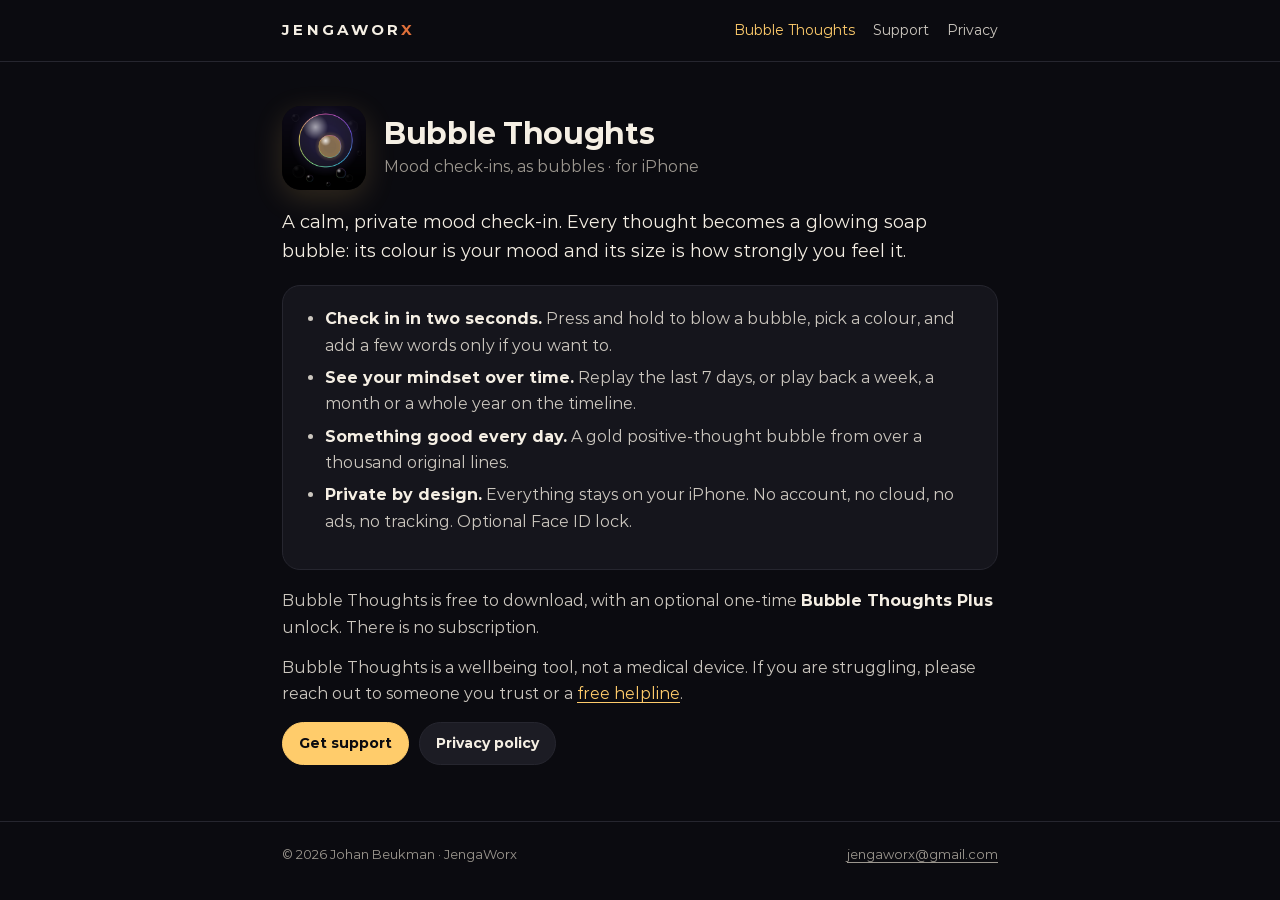
<file: index.html>
<!DOCTYPE html>
<html lang="en">
<head>
  <meta charset="utf-8">
  <meta name="viewport" content="width=device-width, initial-scale=1">
  <title>Bubble Thoughts · JengaWorx</title>
  <meta name="description" content="Bubble Thoughts is a calm, private mood check-in for iPhone. Every thought becomes a glowing soap bubble.">
  <link rel="icon" href="assets/favicon.png">
  <link rel="apple-touch-icon" href="assets/apple-touch-icon.png">
  <link rel="stylesheet" href="assets/styles.css">
</head>
<body>
  <header class="site-header">
    <div class="wrap">
      <a class="wordmark" href="./">JENGAWOR<span class="x">X</span></a>
      <nav class="nav" aria-label="Main">
        <a href="./" aria-current="page">Bubble Thoughts</a>
        <a href="support/">Support</a>
        <a href="privacy/">Privacy</a>
      </nav>
    </div>
  </header>

  <main>
    <div class="wrap">
      <div class="app-head">
        <img src="assets/bubble-thoughts-icon.png" alt="Bubble Thoughts app icon">
        <div>
          <h1>Bubble Thoughts</h1>
          <p>Mood check-ins, as bubbles &middot; for iPhone</p>
        </div>
      </div>

      <p class="lead">A calm, private mood check-in. Every thought becomes a glowing soap bubble: its colour is your mood and its size is how strongly you feel it.</p>

      <div class="card">
        <ul>
          <li><strong>Check in in two seconds.</strong> Press and hold to blow a bubble, pick a colour, and add a few words only if you want to.</li>
          <li><strong>See your mindset over time.</strong> Replay the last 7 days, or play back a week, a month or a whole year on the timeline.</li>
          <li><strong>Something good every day.</strong> A gold positive-thought bubble from over a thousand original lines.</li>
          <li><strong>Private by design.</strong> Everything stays on your iPhone. No account, no cloud, no ads, no tracking. Optional Face ID lock.</li>
        </ul>
      </div>

      <p>Bubble Thoughts is free to download, with an optional one-time <strong>Bubble Thoughts Plus</strong> unlock. There is no subscription.</p>
      <p>Bubble Thoughts is a wellbeing tool, not a medical device. If you are struggling, please reach out to someone you trust or a <a href="support/#need-to-talk">free helpline</a>.</p>

      <div class="links">
        <a class="button primary" href="support/">Get support</a>
        <a class="button" href="privacy/">Privacy policy</a>
      </div>
    </div>
  </main>

  <footer class="site-footer">
    <div class="wrap">
      <span>&copy; 2026 Johan Beukman &middot; JengaWorx</span>
      <a href="mailto:jengaworx@gmail.com">jengaworx@gmail.com</a>
    </div>
  </footer>
</body>
</html>
</file>
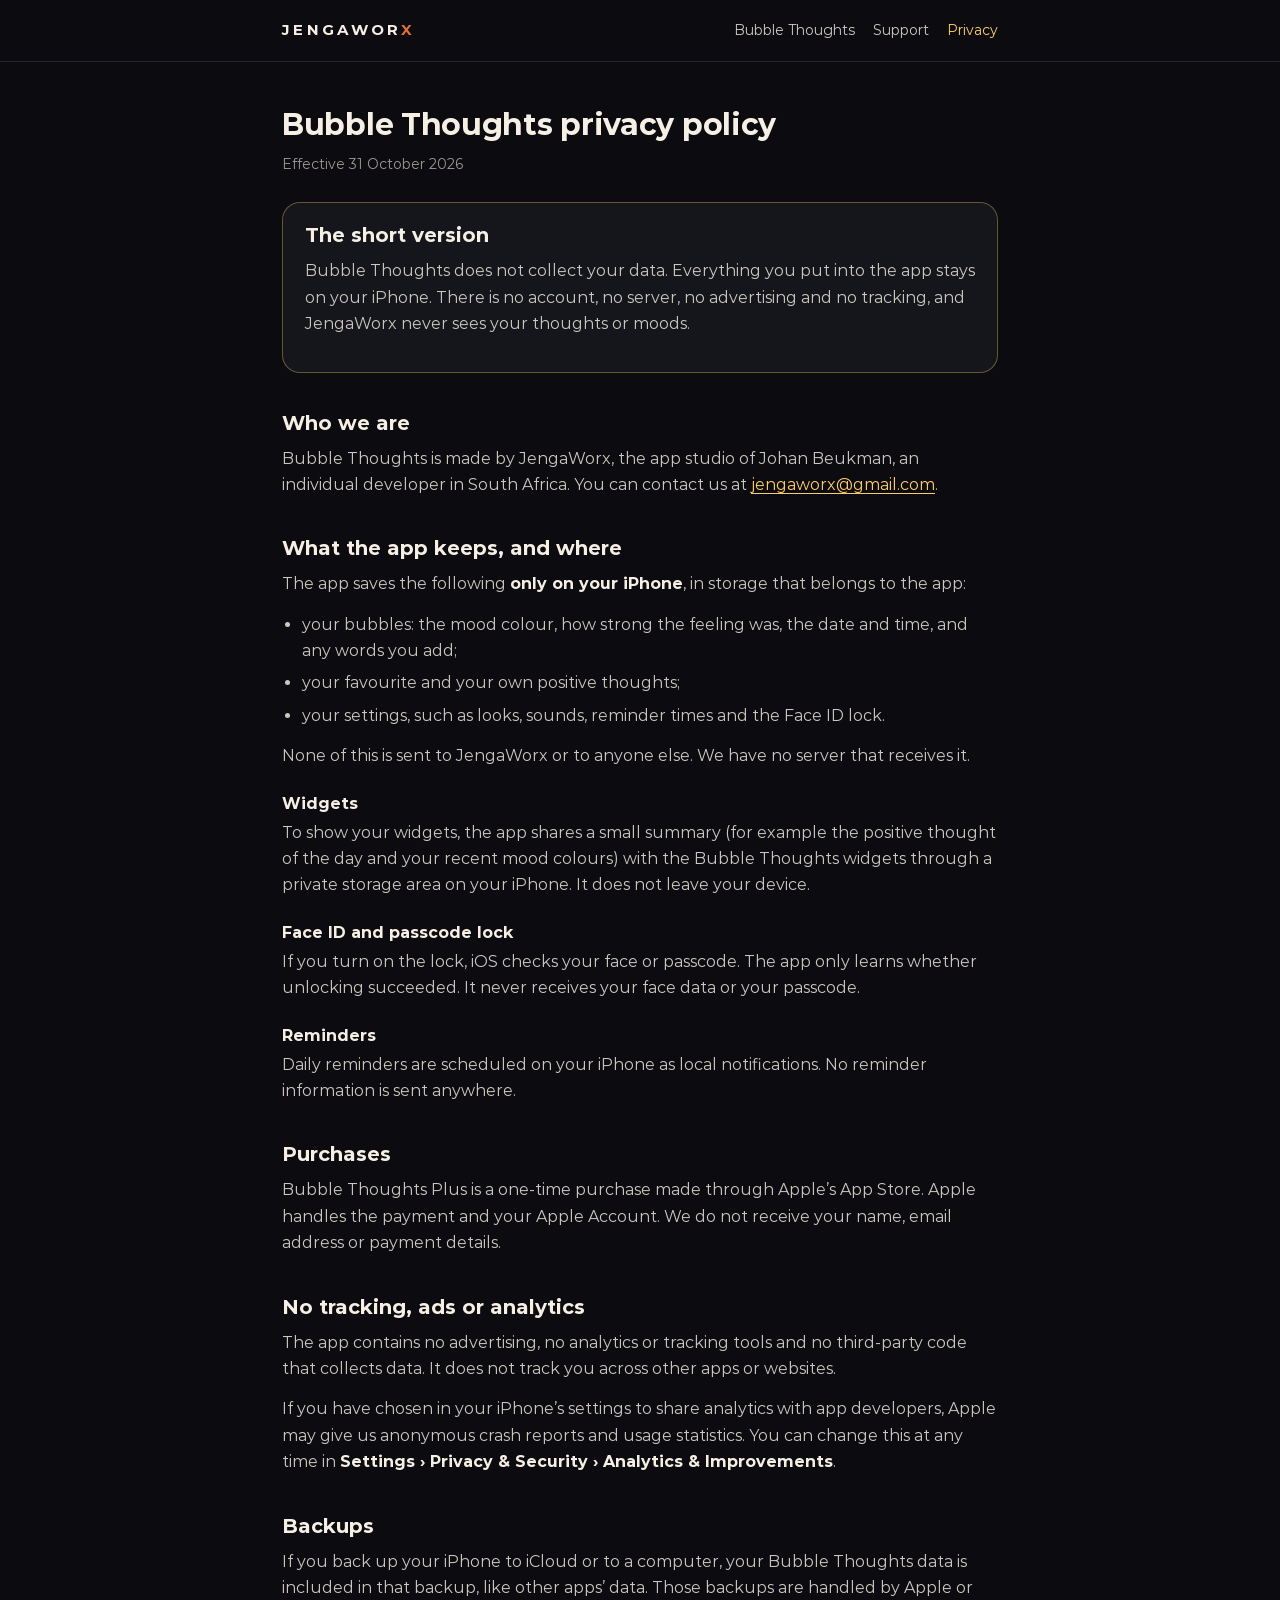
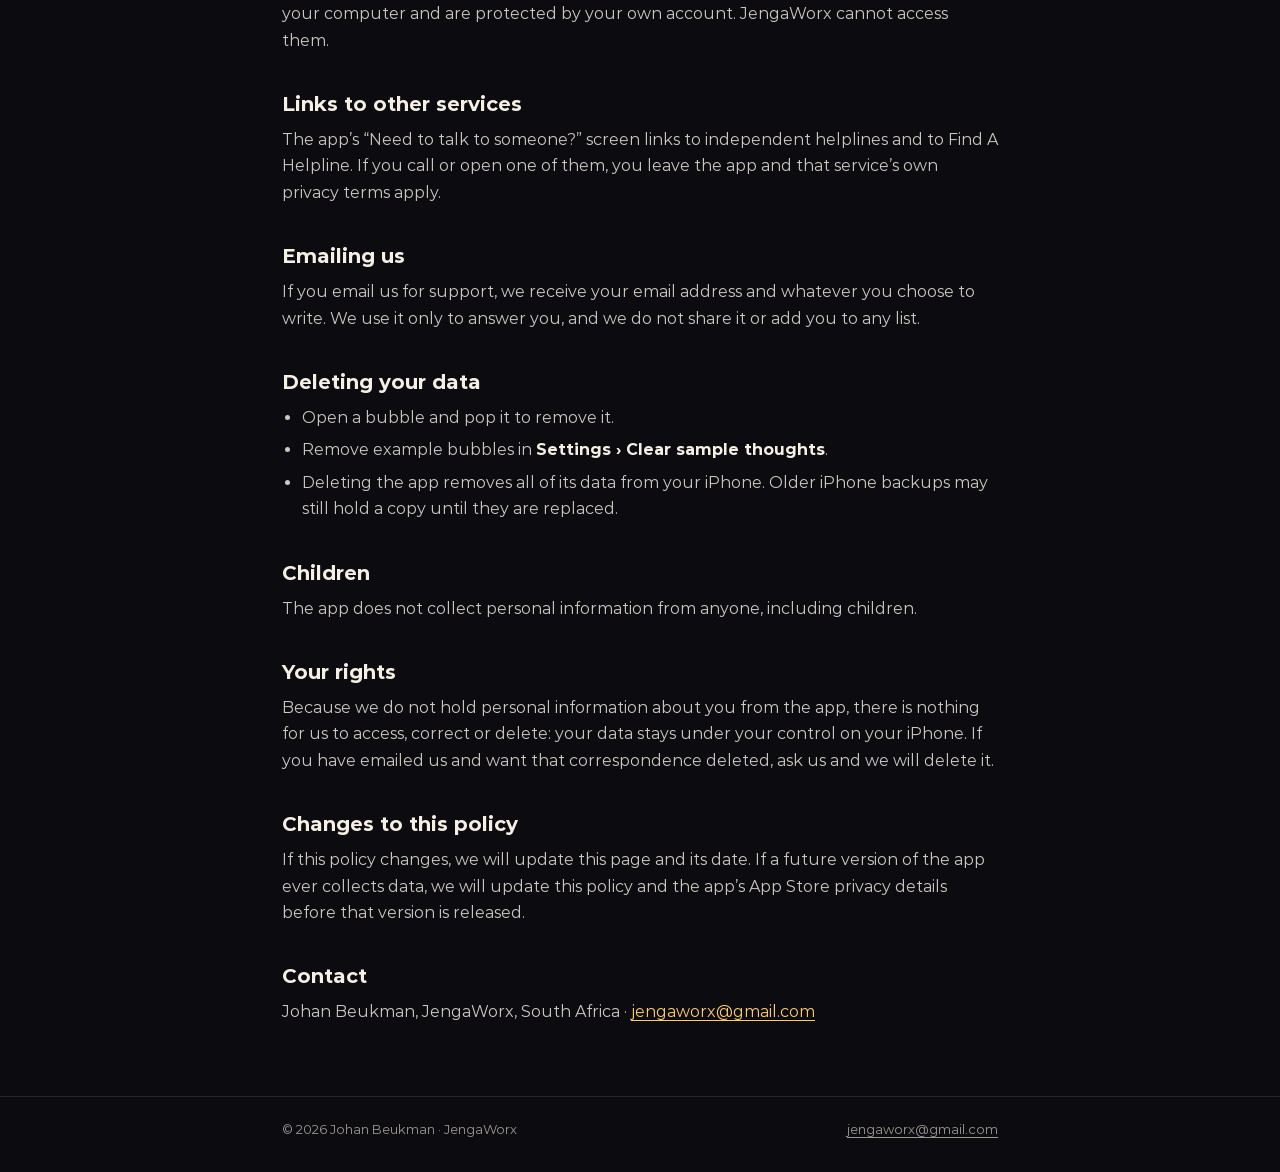
<file: privacy/index.html>
<!DOCTYPE html>
<html lang="en">
<head>
  <meta charset="utf-8">
  <meta name="viewport" content="width=device-width, initial-scale=1">
  <title>Privacy policy · Bubble Thoughts</title>
  <meta name="description" content="Bubble Thoughts does not collect your data. Everything you put into the app stays on your iPhone.">
  <link rel="icon" href="../assets/favicon.png">
  <link rel="apple-touch-icon" href="../assets/apple-touch-icon.png">
  <link rel="stylesheet" href="../assets/styles.css">
</head>
<body>
  <header class="site-header">
    <div class="wrap">
      <a class="wordmark" href="../">JENGAWOR<span class="x">X</span></a>
      <nav class="nav" aria-label="Main">
        <a href="../">Bubble Thoughts</a>
        <a href="../support/">Support</a>
        <a href="./" aria-current="page">Privacy</a>
      </nav>
    </div>
  </header>

  <main>
    <div class="wrap">
      <h1>Bubble Thoughts privacy policy</h1>
      <p class="meta">Effective 31 October 2026</p>

      <div class="card summary">
        <h2>The short version</h2>
        <p>Bubble Thoughts does not collect your data. Everything you put into the app stays on your iPhone. There is no account, no server, no advertising and no tracking, and JengaWorx never sees your thoughts or moods.</p>
      </div>

      <h2>Who we are</h2>
      <p>Bubble Thoughts is made by JengaWorx, the app studio of Johan Beukman, an individual developer in South Africa. You can contact us at <a href="mailto:jengaworx@gmail.com">jengaworx@gmail.com</a>.</p>

      <h2>What the app keeps, and where</h2>
      <p>The app saves the following <strong>only on your iPhone</strong>, in storage that belongs to the app:</p>
      <ul>
        <li>your bubbles: the mood colour, how strong the feeling was, the date and time, and any words you add;</li>
        <li>your favourite and your own positive thoughts;</li>
        <li>your settings, such as looks, sounds, reminder times and the Face ID lock.</li>
      </ul>
      <p>None of this is sent to JengaWorx or to anyone else. We have no server that receives it.</p>

      <h3>Widgets</h3>
      <p>To show your widgets, the app shares a small summary (for example the positive thought of the day and your recent mood colours) with the Bubble Thoughts widgets through a private storage area on your iPhone. It does not leave your device.</p>

      <h3>Face ID and passcode lock</h3>
      <p>If you turn on the lock, iOS checks your face or passcode. The app only learns whether unlocking succeeded. It never receives your face data or your passcode.</p>

      <h3>Reminders</h3>
      <p>Daily reminders are scheduled on your iPhone as local notifications. No reminder information is sent anywhere.</p>

      <h2>Purchases</h2>
      <p>Bubble Thoughts Plus is a one-time purchase made through Apple&rsquo;s App Store. Apple handles the payment and your Apple Account. We do not receive your name, email address or payment details.</p>

      <h2>No tracking, ads or analytics</h2>
      <p>The app contains no advertising, no analytics or tracking tools and no third-party code that collects data. It does not track you across other apps or websites.</p>
      <p>If you have chosen in your iPhone&rsquo;s settings to share analytics with app developers, Apple may give us anonymous crash reports and usage statistics. You can change this at any time in <strong>Settings &rsaquo; Privacy &amp; Security &rsaquo; Analytics &amp; Improvements</strong>.</p>

      <h2>Backups</h2>
      <p>If you back up your iPhone to iCloud or to a computer, your Bubble Thoughts data is included in that backup, like other apps&rsquo; data. Those backups are handled by Apple or your computer and are protected by your own account. JengaWorx cannot access them.</p>

      <h2>Links to other services</h2>
      <p>The app&rsquo;s &ldquo;Need to talk to someone?&rdquo; screen links to independent helplines and to Find A Helpline. If you call or open one of them, you leave the app and that service&rsquo;s own privacy terms apply.</p>

      <h2>Emailing us</h2>
      <p>If you email us for support, we receive your email address and whatever you choose to write. We use it only to answer you, and we do not share it or add you to any list.</p>

      <h2>Deleting your data</h2>
      <ul>
        <li>Open a bubble and pop it to remove it.</li>
        <li>Remove example bubbles in <strong>Settings &rsaquo; Clear sample thoughts</strong>.</li>
        <li>Deleting the app removes all of its data from your iPhone. Older iPhone backups may still hold a copy until they are replaced.</li>
      </ul>

      <h2>Children</h2>
      <p>The app does not collect personal information from anyone, including children.</p>

      <h2>Your rights</h2>
      <p>Because we do not hold personal information about you from the app, there is nothing for us to access, correct or delete: your data stays under your control on your iPhone. If you have emailed us and want that correspondence deleted, ask us and we will delete it.</p>

      <h2>Changes to this policy</h2>
      <p>If this policy changes, we will update this page and its date. If a future version of the app ever collects data, we will update this policy and the app&rsquo;s App Store privacy details before that version is released.</p>

      <h2>Contact</h2>
      <p>Johan Beukman, JengaWorx, South Africa &middot; <a href="mailto:jengaworx@gmail.com?subject=Bubble%20Thoughts%20privacy">jengaworx@gmail.com</a></p>
    </div>
  </main>

  <footer class="site-footer">
    <div class="wrap">
      <span>&copy; 2026 Johan Beukman &middot; JengaWorx</span>
      <a href="mailto:jengaworx@gmail.com">jengaworx@gmail.com</a>
    </div>
  </footer>
</body>
</html>
</file>
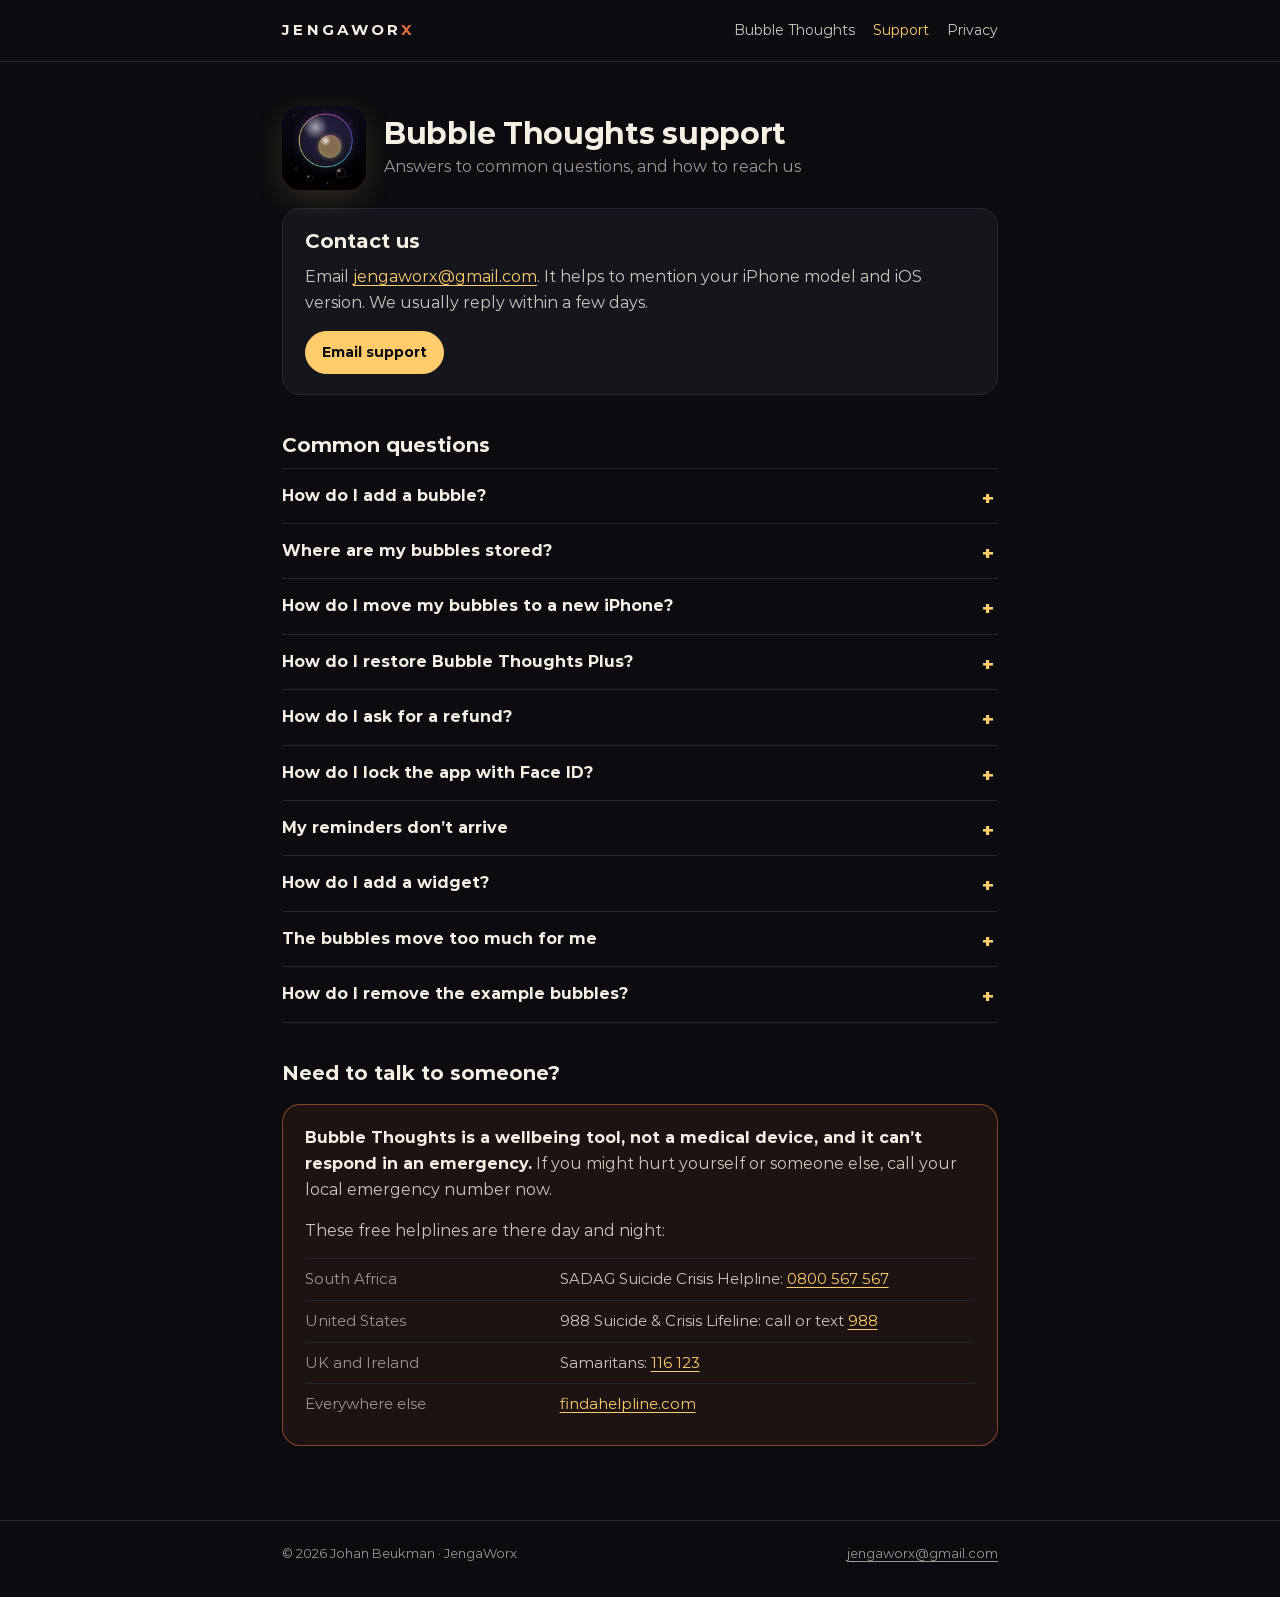
<file: support/index.html>
<!DOCTYPE html>
<html lang="en">
<head>
  <meta charset="utf-8">
  <meta name="viewport" content="width=device-width, initial-scale=1">
  <title>Support · Bubble Thoughts</title>
  <meta name="description" content="Help with Bubble Thoughts: common questions, restoring Plus, moving to a new iPhone, and how to contact us.">
  <link rel="icon" href="../assets/favicon.png">
  <link rel="apple-touch-icon" href="../assets/apple-touch-icon.png">
  <link rel="stylesheet" href="../assets/styles.css">
</head>
<body>
  <header class="site-header">
    <div class="wrap">
      <a class="wordmark" href="../">JENGAWOR<span class="x">X</span></a>
      <nav class="nav" aria-label="Main">
        <a href="../">Bubble Thoughts</a>
        <a href="./" aria-current="page">Support</a>
        <a href="../privacy/">Privacy</a>
      </nav>
    </div>
  </header>

  <main>
    <div class="wrap">
      <div class="app-head">
        <img src="../assets/bubble-thoughts-icon.png" alt="Bubble Thoughts app icon">
        <div>
          <h1>Bubble Thoughts support</h1>
          <p>Answers to common questions, and how to reach us</p>
        </div>
      </div>

      <div class="card">
        <h2>Contact us</h2>
        <p>Email <a href="mailto:jengaworx@gmail.com?subject=Bubble%20Thoughts%20support">jengaworx@gmail.com</a>. It helps to mention your iPhone model and iOS version. We usually reply within a few days.</p>
        <div class="links">
          <a class="button primary" href="mailto:jengaworx@gmail.com?subject=Bubble%20Thoughts%20support">Email support</a>
        </div>
      </div>

      <h2>Common questions</h2>

      <details>
        <summary>How do I add a bubble?</summary>
        <p>On the Today screen, press and hold anywhere. Hold longer for a stronger feeling, then pick a colour on the ring. Tap <strong>Aa</strong> on the ring if you want to add a few words first.</p>
      </details>

      <details>
        <summary>Where are my bubbles stored?</summary>
        <p>Only on your iPhone. There is no account and no cloud, so nobody else, including us, can see them. See the <a href="../privacy/">privacy policy</a>.</p>
      </details>

      <details>
        <summary>How do I move my bubbles to a new iPhone?</summary>
        <p>Your bubbles move with the rest of your iPhone when you restore from an iCloud or computer backup, or when you transfer directly from your old iPhone during setup. An export option is planned for a future update.</p>
      </details>

      <details>
        <summary>How do I restore Bubble Thoughts Plus?</summary>
        <p>Open the &bull;&bull;&bull; menu, go to <strong>Settings</strong> and tap <strong>Restore purchase</strong>. Make sure you are signed in with the same Apple Account you used to buy Plus.</p>
      </details>

      <details>
        <summary>How do I ask for a refund?</summary>
        <p>Purchases are handled by Apple, so refunds are requested from Apple at <a href="https://reportaproblem.apple.com">reportaproblem.apple.com</a>.</p>
      </details>

      <details>
        <summary>How do I lock the app with Face ID?</summary>
        <p>Open the &bull;&bull;&bull; menu, go to <strong>Settings</strong> and turn on <strong>Lock with Face ID</strong> under Privacy. The app then asks for Face ID or your passcode whenever it opens.</p>
      </details>

      <details>
        <summary>My reminders don&rsquo;t arrive</summary>
        <p>Check that reminders are on in the app&rsquo;s Settings, and that notifications are allowed in your iPhone&rsquo;s <strong>Settings &rsaquo; Notifications &rsaquo; Bubble Thoughts</strong>. Focus modes can also hold notifications back.</p>
      </details>

      <details>
        <summary>How do I add a widget?</summary>
        <p>Touch and hold an empty spot on your Home Screen or Lock Screen, tap <strong>Edit</strong>, then <strong>Add Widget</strong>, and choose Bubble Thoughts.</p>
      </details>

      <details>
        <summary>The bubbles move too much for me</summary>
        <p>Tap the round pause button next to the Timeline tab to hold the bubbles still (it also pauses the background music). You can also slow them down in <strong>Settings &rsaquo; Movement</strong>. If you turn on Reduce Motion in your iPhone&rsquo;s <strong>Settings &rsaquo; Accessibility &rsaquo; Motion</strong>, the app moves more calmly everywhere.</p>
      </details>

      <details>
        <summary>How do I remove the example bubbles?</summary>
        <p>Open <strong>Settings</strong> and tap <strong>Clear sample thoughts</strong>. Your own bubbles are not touched.</p>
      </details>

      <h2 id="need-to-talk">Need to talk to someone?</h2>
      <div class="card alert">
        <p><strong>Bubble Thoughts is a wellbeing tool, not a medical device, and it can&rsquo;t respond in an emergency.</strong> If you might hurt yourself or someone else, call your local emergency number now.</p>
        <p>These free helplines are there day and night:</p>
        <table class="helplines">
          <tr><td>South Africa</td><td>SADAG Suicide Crisis Helpline: <a href="tel:0800567567">0800 567 567</a></td></tr>
          <tr><td>United States</td><td>988 Suicide &amp; Crisis Lifeline: call or text <a href="tel:988">988</a></td></tr>
          <tr><td>UK and Ireland</td><td>Samaritans: <a href="tel:116123">116 123</a></td></tr>
          <tr><td>Everywhere else</td><td><a href="https://findahelpline.com">findahelpline.com</a></td></tr>
        </table>
      </div>
    </div>
  </main>

  <footer class="site-footer">
    <div class="wrap">
      <span>&copy; 2026 Johan Beukman &middot; JengaWorx</span>
      <a href="mailto:jengaworx@gmail.com">jengaworx@gmail.com</a>
    </div>
  </footer>
</body>
</html>
</file>
<file: assets/styles.css>
/* JengaWorx website — brand colours from 80 Brand/Brand Guide.md, Montserrat self-hosted (no outside requests). */
@font-face { font-family: "Montserrat"; src: url("fonts/montserrat-400.ttf") format("truetype"); font-weight: 400; font-display: swap; }
@font-face { font-family: "Montserrat"; src: url("fonts/montserrat-700.ttf") format("truetype"); font-weight: 700; font-display: swap; }

:root {
  --night: #0B0B10;
  --panel: #15151C;
  --line: #26262F;
  --cream: #F5EFE4;
  --grey: #CCC7BF;
  --muted: #9C978F;
  --gold: #FFCC6B;
  --orange: #E0703A;
  --ochre: #D9A441;
}

* { box-sizing: border-box; }

html { -webkit-text-size-adjust: 100%; }

body {
  margin: 0;
  background: var(--night);
  color: var(--grey);
  font-family: "Montserrat", -apple-system, BlinkMacSystemFont, "Segoe UI", Helvetica, Arial, sans-serif;
  font-size: 16px;
  line-height: 1.65;
}

a { color: var(--gold); text-decoration-thickness: 1px; text-underline-offset: 3px; }
a:hover { color: var(--cream); }

.wrap { max-width: 760px; margin: 0 auto; padding: 0 22px; }

/* Header */
.site-header { border-bottom: 1px solid var(--line); }
.site-header .wrap { display: flex; align-items: center; justify-content: space-between; gap: 16px; padding-top: 18px; padding-bottom: 18px; }
.wordmark { font-weight: 700; letter-spacing: 0.22em; color: var(--cream); text-decoration: none; font-size: 15px; }
.wordmark .x { color: var(--orange); }
.wordmark:hover { color: var(--cream); }
.nav { display: flex; gap: 18px; font-size: 14px; }
.nav a { color: var(--grey); text-decoration: none; white-space: nowrap; }
.nav a:hover, .nav a[aria-current="page"] { color: var(--gold); }

/* Content */
main { padding: 44px 0 56px; }
h1, h2, h3 { color: var(--cream); font-weight: 700; line-height: 1.25; }
h1 { font-size: 30px; margin: 0 0 10px; letter-spacing: -0.01em; }
h2 { font-size: 20px; margin: 38px 0 10px; }
h3 { font-size: 16px; margin: 24px 0 6px; }
p { margin: 0 0 14px; }
ul { margin: 0 0 14px; padding-left: 20px; }
li { margin-bottom: 6px; }
strong { color: var(--cream); }
.lead { font-size: 18px; color: var(--cream); }
.meta { font-size: 14px; color: var(--muted); margin-bottom: 26px; }

/* App heading with icon */
.app-head { display: flex; align-items: center; gap: 18px; margin-bottom: 18px; }
.app-head img { width: 84px; height: 84px; border-radius: 19px; box-shadow: 0 8px 30px rgba(255, 204, 107, 0.16); }
.app-head h1 { margin: 0; }
.app-head p { margin: 2px 0 0; color: var(--muted); }

/* Cards */
.card { background: var(--panel); border: 1px solid var(--line); border-radius: 18px; padding: 20px 22px; margin: 18px 0; }
.card h2, .card h3 { margin-top: 0; }
.card.summary { border-color: rgba(255, 204, 107, 0.35); }
.card.alert { border-color: rgba(224, 112, 58, 0.55); background: rgba(224, 112, 58, 0.08); }

.app-card { display: flex; gap: 18px; align-items: center; text-decoration: none; color: inherit; }
.app-card img { width: 72px; height: 72px; border-radius: 16px; flex: none; }
.app-card h3 { margin: 0 0 4px; color: var(--cream); }
.app-card p { margin: 0; }

.links { display: flex; flex-wrap: wrap; gap: 10px; margin-top: 14px; }
.button { display: inline-block; padding: 9px 16px; border-radius: 999px; border: 1px solid var(--line); background: #1C1C24; color: var(--cream); text-decoration: none; font-size: 14px; font-weight: 700; }
.button:hover { border-color: var(--gold); color: var(--gold); }
.button.primary { background: var(--gold); border-color: var(--gold); color: var(--night); }
.button.primary:hover { background: var(--cream); border-color: var(--cream); color: var(--night); }

/* FAQ */
details { border-top: 1px solid var(--line); padding: 14px 0; }
details:last-of-type { border-bottom: 1px solid var(--line); }
summary { cursor: pointer; color: var(--cream); font-weight: 700; list-style: none; position: relative; padding-right: 28px; }
summary::-webkit-details-marker { display: none; }
summary::after { content: "+"; position: absolute; right: 4px; top: -1px; color: var(--gold); font-size: 20px; }
details[open] summary::after { content: "\2212"; }
details > p, details > ul { margin-top: 10px; }

table.helplines { width: 100%; border-collapse: collapse; font-size: 15px; }
table.helplines td { padding: 8px 0; border-top: 1px solid var(--line); vertical-align: top; }
table.helplines td:first-child { color: var(--muted); width: 38%; padding-right: 12px; }

/* Footer */
.site-footer { border-top: 1px solid var(--line); font-size: 13px; color: var(--muted); }
.site-footer .wrap { padding-top: 22px; padding-bottom: 32px; display: flex; flex-wrap: wrap; gap: 8px 22px; justify-content: space-between; }
.site-footer a { color: var(--muted); }

@media (max-width: 520px) {
  .site-header .wrap { flex-direction: column; align-items: flex-start; gap: 10px; padding-top: 16px; padding-bottom: 14px; }
  h1 { font-size: 25px; }
  .lead { font-size: 17px; }
  .nav { gap: 14px; font-size: 13px; }
  .app-head img { width: 68px; height: 68px; border-radius: 15px; }
}
</file>
